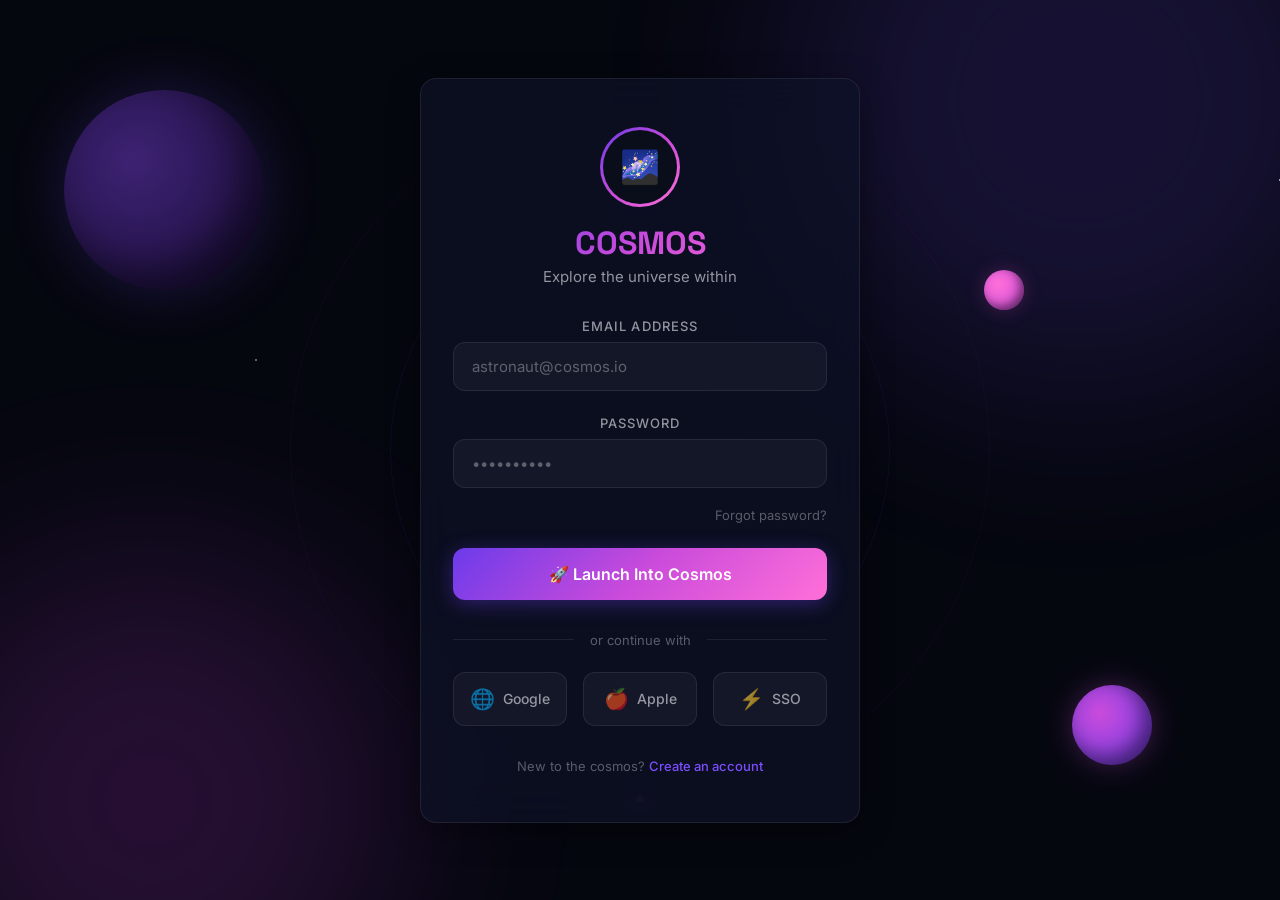
<file: index.html>
<!DOCTYPE html>
<html lang="en">
<head>
  <meta charset="UTF-8">
  <meta name="viewport" content="width=device-width, initial-scale=1.0">
  <title>Cosmos — Login</title>
  <link rel="stylesheet" href="styles.css">
  <style>
    .login-page {
      display: flex;
      align-items: center;
      justify-content: center;
      min-height: 100vh;
      padding: var(--space-lg);
    }

    .login-card {
      width: 100%;
      max-width: 440px;
      padding: var(--space-2xl) var(--space-xl);
      text-align: center;
      animation: fadeInUp 0.8s var(--ease-smooth) forwards;
    }

    .login-logo {
      margin-bottom: var(--space-xl);
    }

    .login-logo .cosmos-ring {
      width: 80px;
      height: 80px;
      margin: 0 auto var(--space-md);
      border-radius: 50%;
      background: var(--gradient-cosmic);
      padding: 3px;
      animation: spin-slow 12s linear infinite;
    }

    .login-logo .cosmos-ring-inner {
      width: 100%;
      height: 100%;
      border-radius: 50%;
      background: var(--bg-deep);
      display: flex;
      align-items: center;
      justify-content: center;
      font-size: 2rem;
    }

    @keyframes spin-slow {
      from { transform: rotate(0deg); }
      to { transform: rotate(360deg); }
    }

    .login-logo h1 {
      font-family: var(--font-display);
      font-size: 2rem;
      font-weight: 700;
      background: var(--gradient-cosmic);
      -webkit-background-clip: text;
      -webkit-text-fill-color: transparent;
      background-clip: text;
      margin-bottom: var(--space-xs);
    }

    .login-logo p {
      color: var(--text-secondary);
      font-size: 0.9375rem;
    }

    .login-form {
      display: flex;
      flex-direction: column;
      gap: var(--space-lg);
      margin-bottom: var(--space-xl);
    }

    .login-form .btn-cosmic {
      width: 100%;
      padding: 16px;
      font-size: 1rem;
    }

    .login-divider {
      display: flex;
      align-items: center;
      gap: var(--space-md);
      margin: var(--space-lg) 0;
      color: var(--text-muted);
      font-size: 0.8125rem;
    }

    .login-divider::before, .login-divider::after {
      content: '';
      flex: 1;
      height: 1px;
      background: var(--glass-border);
    }

    .social-logins {
      display: flex;
      gap: var(--space-md);
    }

    .social-btn {
      flex: 1;
      display: flex;
      align-items: center;
      justify-content: center;
      gap: var(--space-sm);
      padding: 14px;
      background: var(--glass-bg);
      border: 1px solid var(--glass-border);
      border-radius: var(--radius-md);
      color: var(--text-secondary);
      font-size: 0.875rem;
      font-weight: 500;
      cursor: pointer;
      transition: all var(--duration-normal) var(--ease-smooth);
      font-family: var(--font-body);
    }

    .social-btn:hover {
      background: rgba(255,255,255, 0.08);
      color: var(--text-primary);
      border-color: rgba(255, 255, 255, 0.15);
    }

    .social-btn .social-icon {
      font-size: 1.25rem;
    }

    .login-footer {
      margin-top: var(--space-xl);
      font-size: 0.8125rem;
      color: var(--text-muted);
    }

    .login-footer a {
      color: var(--accent-purple);
      font-weight: 500;
    }

    .login-footer a:hover {
      color: var(--accent-pink);
    }

    /* Floating planets */
    .planet {
      position: fixed;
      border-radius: 50%;
      z-index: 0;
      pointer-events: none;
    }

    .planet-1 {
      width: 200px;
      height: 200px;
      background: radial-gradient(circle at 35% 35%, #3d2272, #1a0d3a);
      top: 10%;
      left: 5%;
      box-shadow: inset -20px -20px 40px rgba(0,0,0,0.5), 0 0 60px rgba(124,77,255,0.2);
      animation: float-planet 15s ease-in-out infinite alternate;
    }

    .planet-2 {
      width: 80px;
      height: 80px;
      background: radial-gradient(circle at 35% 35%, #c94bdb, #6c3bea);
      bottom: 15%;
      right: 10%;
      box-shadow: inset -8px -8px 20px rgba(0,0,0,0.5), 0 0 30px rgba(201,75,219,0.3);
      animation: float-planet 10s ease-in-out infinite alternate-reverse;
    }

    .planet-3 {
      width: 40px;
      height: 40px;
      background: radial-gradient(circle at 35% 35%, #ff6fd8, #c94bdb);
      top: 30%;
      right: 20%;
      box-shadow: inset -4px -4px 10px rgba(0,0,0,0.5), 0 0 20px rgba(255,111,216,0.2);
      animation: float-planet 8s ease-in-out infinite alternate;
    }

    @keyframes float-planet {
      0% { transform: translate(0, 0); }
      100% { transform: translate(20px, -30px); }
    }

    /* Orbit ring */
    .orbit-ring {
      position: fixed;
      width: 500px;
      height: 500px;
      border: 1px solid rgba(124, 77, 255, 0.08);
      border-radius: 50%;
      top: 50%;
      left: 50%;
      transform: translate(-50%, -50%);
      pointer-events: none;
      z-index: 0;
      animation: spin-slow 60s linear infinite;
    }

    .orbit-ring::after {
      content: '';
      position: absolute;
      width: 8px;
      height: 8px;
      background: var(--accent-purple);
      border-radius: 50%;
      top: -4px;
      left: 50%;
      transform: translateX(-50%);
      box-shadow: 0 0 20px var(--accent-purple);
    }

    .orbit-ring-2 {
      width: 700px;
      height: 700px;
      border-color: rgba(201, 75, 219, 0.05);
      animation-duration: 90s;
      animation-direction: reverse;
    }

    .orbit-ring-2::after {
      background: var(--accent-pink);
      box-shadow: 0 0 20px var(--accent-pink);
      width: 6px;
      height: 6px;
      top: auto;
      bottom: -3px;
    }

    .forgot-link {
      text-align: right;
      margin-top: -8px;
    }

    .forgot-link a {
      font-size: 0.8125rem;
      color: var(--text-muted);
    }

    .forgot-link a:hover {
      color: var(--accent-purple);
    }
  </style>
</head>
<body>
  <!-- Starfield -->
  <div class="starfield">
    <div class="stars-layer stars-1"></div>
    <div class="stars-layer stars-2"></div>
    <div class="stars-layer stars-3"></div>
  </div>

  <!-- Nebula Glows -->
  <div class="nebula-glow purple"></div>
  <div class="nebula-glow pink"></div>

  <!-- Planets -->
  <div class="planet planet-1"></div>
  <div class="planet planet-2"></div>
  <div class="planet planet-3"></div>

  <!-- Orbit Rings -->
  <div class="orbit-ring"></div>
  <div class="orbit-ring orbit-ring-2"></div>

  <!-- Login Page -->
  <div class="page-container login-page">
    <div class="glass-card login-card">
      <div class="login-logo">
        <div class="cosmos-ring">
          <div class="cosmos-ring-inner">🌌</div>
        </div>
        <h1>COSMOS</h1>
        <p>Explore the universe within</p>
      </div>

      <form class="login-form" onsubmit="event.preventDefault(); window.location.href='dashboard.html'">
        <div class="input-group">
          <label class="input-label" for="email">Email Address</label>
          <input class="input-field" type="email" id="email" placeholder="astronaut@cosmos.io">
        </div>

        <div class="input-group">
          <label class="input-label" for="password">Password</label>
          <input class="input-field" type="password" id="password" placeholder="••••••••••">
        </div>

        <div class="forgot-link">
          <a href="#">Forgot password?</a>
        </div>

        <button type="submit" class="btn btn-cosmic">
          🚀 Launch Into Cosmos
        </button>
      </form>

      <div class="login-divider">or continue with</div>

      <div class="social-logins">
        <button class="social-btn">
          <span class="social-icon">🌐</span> Google
        </button>
        <button class="social-btn">
          <span class="social-icon">🍎</span> Apple
        </button>
        <button class="social-btn">
          <span class="social-icon">⚡</span> SSO
        </button>
      </div>

      <div class="login-footer">
        New to the cosmos? <a href="#">Create an account</a>
      </div>
    </div>
  </div>
</body>
</html>
</file>
<file: styles.css>
/* ========================================
   COSMOS APP — Design System
   ======================================== */

@import url('https://fonts.googleapis.com/css2?family=Inter:wght@300;400;500;600;700;800&family=Space+Grotesk:wght@400;500;600;700&display=swap');

/* --- CSS Variables --- */
:root {
  /* Core Palette */
  --bg-void: #05070f;
  --bg-deep: #0a0e1a;
  --bg-surface: #0f1328;
  --bg-card: rgba(15, 19, 40, 0.65);
  --bg-card-hover: rgba(25, 30, 60, 0.75);

  /* Accent Gradients */
  --gradient-cosmic: linear-gradient(135deg, #6c3bea 0%, #c94bdb 50%, #ff6fd8 100%);
  --gradient-aurora: linear-gradient(135deg, #00d2ff 0%, #7b2ff7 50%, #c94bdb 100%);
  --gradient-nebula: linear-gradient(135deg, #ff6fd8 0%, #ff9a56 100%);
  --gradient-solar: linear-gradient(135deg, #f7971e 0%, #ffd200 100%);
  --gradient-ocean: linear-gradient(135deg, #0acffe 0%, #495aff 100%);

  /* Text */
  --text-primary: #f0eef6;
  --text-secondary: rgba(240, 238, 246, 0.6);
  --text-muted: rgba(240, 238, 246, 0.35);

  /* Accent Colors */
  --accent-purple: #7c4dff;
  --accent-pink: #e040fb;
  --accent-blue: #448aff;
  --accent-cyan: #18ffff;
  --accent-green: #69f0ae;
  --accent-orange: #ffab40;
  --accent-red: #ff5252;

  /* Glass */
  --glass-bg: rgba(255, 255, 255, 0.04);
  --glass-border: rgba(255, 255, 255, 0.08);
  --glass-shadow: 0 8px 32px rgba(0, 0, 0, 0.4);

  /* Spacing */
  --space-xs: 4px;
  --space-sm: 8px;
  --space-md: 16px;
  --space-lg: 24px;
  --space-xl: 32px;
  --space-2xl: 48px;
  --space-3xl: 64px;

  /* Border Radius */
  --radius-sm: 8px;
  --radius-md: 12px;
  --radius-lg: 16px;
  --radius-xl: 24px;
  --radius-full: 9999px;

  /* Typography */
  --font-display: 'Space Grotesk', sans-serif;
  --font-body: 'Inter', sans-serif;

  /* Transitions */
  --ease-smooth: cubic-bezier(0.4, 0, 0.2, 1);
  --duration-fast: 150ms;
  --duration-normal: 300ms;
  --duration-slow: 500ms;
}

/* --- Reset & Base --- */
*, *::before, *::after {
  margin: 0;
  padding: 0;
  box-sizing: border-box;
}

html {
  font-size: 16px;
  -webkit-font-smoothing: antialiased;
  -moz-osx-font-smoothing: grayscale;
}

body {
  font-family: var(--font-body);
  background: var(--bg-void);
  color: var(--text-primary);
  min-height: 100vh;
  overflow-x: hidden;
  position: relative;
}

a {
  color: var(--accent-blue);
  text-decoration: none;
  transition: color var(--duration-fast) var(--ease-smooth);
}

a:hover {
  color: var(--accent-cyan);
}

/* --- Animated Starfield Background --- */
.starfield {
  position: fixed;
  top: 0;
  left: 0;
  width: 100%;
  height: 100%;
  z-index: 0;
  pointer-events: none;
  overflow: hidden;
}

.starfield .stars-layer {
  position: absolute;
  top: 0;
  left: 0;
  width: 200%;
  height: 200%;
  background-image:
    radial-gradient(1px 1px at 10% 20%, rgba(255,255,255,0.8), transparent),
    radial-gradient(1px 1px at 30% 60%, rgba(255,255,255,0.6), transparent),
    radial-gradient(1.5px 1.5px at 50% 10%, rgba(255,255,255,0.9), transparent),
    radial-gradient(1px 1px at 70% 40%, rgba(255,255,255,0.5), transparent),
    radial-gradient(1px 1px at 90% 80%, rgba(255,255,255,0.7), transparent),
    radial-gradient(1.5px 1.5px at 15% 90%, rgba(255,255,255,0.6), transparent),
    radial-gradient(1px 1px at 45% 75%, rgba(255,255,255,0.8), transparent),
    radial-gradient(1px 1px at 80% 15%, rgba(255,255,255,0.5), transparent),
    radial-gradient(2px 2px at 65% 50%, rgba(255,255,255,0.9), transparent),
    radial-gradient(1px 1px at 25% 35%, rgba(255,255,255,0.4), transparent);
}

.starfield .stars-1 {
  animation: drift 80s linear infinite;
}

.starfield .stars-2 {
  animation: drift 120s linear infinite reverse;
  opacity: 0.5;
}

.starfield .stars-3 {
  animation: drift 160s linear infinite;
  opacity: 0.3;
}

@keyframes drift {
  from { transform: translate(0, 0); }
  to { transform: translate(-50%, -50%); }
}

/* Nebula glow overlays */
.nebula-glow {
  position: fixed;
  border-radius: 50%;
  filter: blur(100px);
  opacity: 0.15;
  pointer-events: none;
  z-index: 0;
}

.nebula-glow.purple {
  width: 600px;
  height: 600px;
  background: var(--accent-purple);
  top: -200px;
  right: -100px;
  animation: float-slow 20s ease-in-out infinite alternate;
}

.nebula-glow.pink {
  width: 500px;
  height: 500px;
  background: var(--accent-pink);
  bottom: -150px;
  left: -100px;
  animation: float-slow 25s ease-in-out infinite alternate-reverse;
}

.nebula-glow.blue {
  width: 400px;
  height: 400px;
  background: var(--accent-blue);
  top: 50%;
  left: 50%;
  transform: translate(-50%, -50%);
  animation: float-slow 30s ease-in-out infinite alternate;
}

@keyframes float-slow {
  0% { transform: translate(0, 0) scale(1); }
  50% { transform: translate(30px, -20px) scale(1.1); }
  100% { transform: translate(-20px, 30px) scale(0.95); }
}

/* --- Glass Card --- */
.glass-card {
  background: var(--bg-card);
  backdrop-filter: blur(20px);
  -webkit-backdrop-filter: blur(20px);
  border: 1px solid var(--glass-border);
  border-radius: var(--radius-lg);
  box-shadow: var(--glass-shadow);
  transition: all var(--duration-normal) var(--ease-smooth);
}

.glass-card:hover {
  background: var(--bg-card-hover);
  border-color: rgba(255, 255, 255, 0.12);
  transform: translateY(-2px);
  box-shadow: 0 12px 40px rgba(0, 0, 0, 0.5);
}

/* --- Buttons --- */
.btn {
  display: inline-flex;
  align-items: center;
  justify-content: center;
  gap: var(--space-sm);
  padding: 12px 28px;
  font-family: var(--font-body);
  font-size: 0.9375rem;
  font-weight: 600;
  border: none;
  border-radius: var(--radius-md);
  cursor: pointer;
  transition: all var(--duration-normal) var(--ease-smooth);
  position: relative;
  overflow: hidden;
}

.btn-cosmic {
  background: var(--gradient-cosmic);
  color: white;
  box-shadow: 0 4px 20px rgba(108, 59, 234, 0.4);
}

.btn-cosmic:hover {
  transform: translateY(-2px);
  box-shadow: 0 8px 30px rgba(108, 59, 234, 0.6);
}

.btn-cosmic::after {
  content: '';
  position: absolute;
  top: -50%;
  left: -50%;
  width: 200%;
  height: 200%;
  background: linear-gradient(45deg, transparent 30%, rgba(255,255,255,0.1) 50%, transparent 70%);
  transform: rotate(45deg) translateX(-100%);
  transition: transform 0.6s;
}

.btn-cosmic:hover::after {
  transform: rotate(45deg) translateX(100%);
}

.btn-ghost {
  background: var(--glass-bg);
  color: var(--text-primary);
  border: 1px solid var(--glass-border);
}

.btn-ghost:hover {
  background: rgba(255, 255, 255, 0.08);
  border-color: rgba(255, 255, 255, 0.15);
}

/* --- Inputs --- */
.input-field {
  width: 100%;
  padding: 14px 18px;
  background: rgba(255, 255, 255, 0.04);
  border: 1px solid rgba(255, 255, 255, 0.08);
  border-radius: var(--radius-md);
  outline: none;
  color: var(--text-primary);
  font-family: var(--font-body);
  font-size: 0.9375rem;
  transition: all var(--duration-normal) var(--ease-smooth);
}

.input-field::placeholder {
  color: var(--text-muted);
}

.input-field:focus {
  border-color: var(--accent-purple);
  box-shadow: 0 0 0 3px rgba(124, 77, 255, 0.15);
  background: rgba(255, 255, 255, 0.06);
}

.input-group {
  display: flex;
  flex-direction: column;
  gap: var(--space-sm);
}

.input-label {
  font-size: 0.8125rem;
  font-weight: 500;
  color: var(--text-secondary);
  text-transform: uppercase;
  letter-spacing: 0.08em;
}

/* --- Page Container --- */
.page-container {
  position: relative;
  z-index: 1;
  min-height: 100vh;
}

/* --- Sidebar --- */
.sidebar {
  position: fixed;
  left: 0;
  top: 0;
  width: 260px;
  height: 100vh;
  background: rgba(10, 14, 26, 0.9);
  backdrop-filter: blur(20px);
  border-right: 1px solid var(--glass-border);
  padding: var(--space-lg);
  display: flex;
  flex-direction: column;
  z-index: 10;
}

.sidebar .logo {
  display: flex;
  align-items: center;
  gap: var(--space-md);
  padding: var(--space-md) 0;
  margin-bottom: var(--space-xl);
}

.sidebar .logo-icon {
  width: 40px;
  height: 40px;
  background: var(--gradient-cosmic);
  border-radius: var(--radius-md);
  display: flex;
  align-items: center;
  justify-content: center;
  font-size: 1.25rem;
}

.sidebar .logo-text {
  font-family: var(--font-display);
  font-size: 1.25rem;
  font-weight: 700;
  background: var(--gradient-cosmic);
  -webkit-background-clip: text;
  -webkit-text-fill-color: transparent;
  background-clip: text;
}

.sidebar nav {
  display: flex;
  flex-direction: column;
  gap: var(--space-xs);
  flex: 1;
}

.nav-item {
  display: flex;
  align-items: center;
  gap: var(--space-md);
  padding: 12px 16px;
  border-radius: var(--radius-md);
  color: var(--text-secondary);
  font-size: 0.9375rem;
  font-weight: 500;
  transition: all var(--duration-fast) var(--ease-smooth);
  cursor: pointer;
  text-decoration: none;
}

.nav-item:hover {
  background: rgba(255, 255, 255, 0.06);
  color: var(--text-primary);
}

.nav-item.active {
  background: rgba(124, 77, 255, 0.15);
  color: var(--accent-purple);
}

.nav-item .nav-icon {
  font-size: 1.25rem;
  width: 24px;
  text-align: center;
}

/* --- Main Content Area (with sidebar) --- */
.main-content {
  margin-left: 260px;
  padding: var(--space-xl) var(--space-2xl);
  min-height: 100vh;
}

/* --- Page Header --- */
.page-header {
  display: flex;
  align-items: center;
  justify-content: space-between;
  margin-bottom: var(--space-2xl);
}

.page-title {
  font-family: var(--font-display);
  font-size: 2rem;
  font-weight: 700;
  letter-spacing: -0.02em;
}

.page-subtitle {
  font-size: 0.9375rem;
  color: var(--text-secondary);
  margin-top: var(--space-xs);
}

/* --- Stat Cards --- */
.stats-grid {
  display: grid;
  grid-template-columns: repeat(auto-fit, minmax(220px, 1fr));
  gap: var(--space-lg);
  margin-bottom: var(--space-2xl);
}

.stat-card {
  padding: var(--space-lg);
}

.stat-card .stat-icon {
  width: 48px;
  height: 48px;
  border-radius: var(--radius-md);
  display: flex;
  align-items: center;
  justify-content: center;
  font-size: 1.5rem;
  margin-bottom: var(--space-md);
}

.stat-card .stat-value {
  font-family: var(--font-display);
  font-size: 2rem;
  font-weight: 700;
  margin-bottom: var(--space-xs);
}

.stat-card .stat-label {
  font-size: 0.8125rem;
  color: var(--text-secondary);
  text-transform: uppercase;
  letter-spacing: 0.08em;
}

.stat-card .stat-change {
  display: inline-flex;
  align-items: center;
  gap: 4px;
  font-size: 0.75rem;
  font-weight: 600;
  margin-top: var(--space-sm);
  padding: 2px 8px;
  border-radius: var(--radius-full);
}

.stat-change.up {
  color: var(--accent-green);
  background: rgba(105, 240, 174, 0.1);
}

.stat-change.down {
  color: var(--accent-red);
  background: rgba(255, 82, 82, 0.1);
}

/* --- Grid Layouts --- */
.grid-2 {
  display: grid;
  grid-template-columns: 1fr 1fr;
  gap: var(--space-lg);
}

.grid-3 {
  display: grid;
  grid-template-columns: repeat(3, 1fr);
  gap: var(--space-lg);
}

.grid-4 {
  display: grid;
  grid-template-columns: repeat(auto-fill, minmax(260px, 1fr));
  gap: var(--space-lg);
}

/* --- Tags / Chips --- */
.tag {
  display: inline-flex;
  align-items: center;
  padding: 4px 12px;
  border-radius: var(--radius-full);
  font-size: 0.75rem;
  font-weight: 600;
  background: rgba(124, 77, 255, 0.15);
  color: var(--accent-purple);
}

.tag.pink { background: rgba(224, 64, 251, 0.15); color: var(--accent-pink); }
.tag.blue { background: rgba(68, 138, 255, 0.15); color: var(--accent-blue); }
.tag.cyan { background: rgba(24, 255, 255, 0.15); color: var(--accent-cyan); }
.tag.green { background: rgba(105, 240, 174, 0.15); color: var(--accent-green); }
.tag.orange { background: rgba(255, 171, 64, 0.15); color: var(--accent-orange); }

/* --- Toggle Switch --- */
.toggle {
  position: relative;
  width: 48px;
  height: 26px;
  cursor: pointer;
}

.toggle input {
  opacity: 0;
  width: 0;
  height: 0;
}

.toggle .slider {
  position: absolute;
  top: 0;
  left: 0;
  right: 0;
  bottom: 0;
  background: rgba(255, 255, 255, 0.1);
  border-radius: var(--radius-full);
  transition: all var(--duration-normal) var(--ease-smooth);
}

.toggle .slider::before {
  content: '';
  position: absolute;
  width: 20px;
  height: 20px;
  border-radius: 50%;
  background: var(--text-primary);
  top: 3px;
  left: 3px;
  transition: all var(--duration-normal) var(--ease-smooth);
}

.toggle input:checked + .slider {
  background: var(--accent-purple);
}

.toggle input:checked + .slider::before {
  transform: translateX(22px);
}

/* --- Scrollbar --- */
::-webkit-scrollbar {
  width: 6px;
}

::-webkit-scrollbar-track {
  background: transparent;
}

::-webkit-scrollbar-thumb {
  background: rgba(255, 255, 255, 0.1);
  border-radius: 3px;
}

::-webkit-scrollbar-thumb:hover {
  background: rgba(255, 255, 255, 0.2);
}

/* --- Utility: Fade In Animation --- */
@keyframes fadeInUp {
  from {
    opacity: 0;
    transform: translateY(20px);
  }
  to {
    opacity: 1;
    transform: translateY(0);
  }
}

.animate-in {
  animation: fadeInUp 0.6s var(--ease-smooth) forwards;
  opacity: 0;
}

.animate-in:nth-child(1) { animation-delay: 0.05s; }
.animate-in:nth-child(2) { animation-delay: 0.1s; }
.animate-in:nth-child(3) { animation-delay: 0.15s; }
.animate-in:nth-child(4) { animation-delay: 0.2s; }
.animate-in:nth-child(5) { animation-delay: 0.25s; }
.animate-in:nth-child(6) { animation-delay: 0.3s; }

/* --- Progress Ring --- */
.progress-ring {
  position: relative;
  width: 120px;
  height: 120px;
}

.progress-ring svg {
  transform: rotate(-90deg);
}

.progress-ring circle {
  fill: none;
  stroke-width: 6;
  stroke-linecap: round;
}

.progress-ring .bg-ring {
  stroke: rgba(255, 255, 255, 0.06);
}

.progress-ring .progress {
  stroke-dasharray: 339.292;
  transition: stroke-dashoffset 1.5s var(--ease-smooth);
}

.progress-ring .ring-label {
  position: absolute;
  top: 50%;
  left: 50%;
  transform: translate(-50%, -50%);
  text-align: center;
}

.progress-ring .ring-value {
  font-family: var(--font-display);
  font-size: 1.5rem;
  font-weight: 700;
}

.progress-ring .ring-text {
  font-size: 0.6875rem;
  color: var(--text-secondary);
}

/* --- Search Bar --- */
.search-bar {
  display: flex;
  align-items: center;
  gap: var(--space-md);
  padding: 12px 20px;
  background: var(--glass-bg);
  border: 1px solid var(--glass-border);
  border-radius: var(--radius-xl);
  max-width: 400px;
}

.search-bar input {
  flex: 1;
  background: none;
  border: none;
  outline: none;
  color: var(--text-primary);
  font-family: var(--font-body);
  font-size: 0.9375rem;
}

.search-bar input::placeholder {
  color: var(--text-muted);
}

.search-bar .search-icon {
  color: var(--text-muted);
  font-size: 1.125rem;
}

/* --- Avatar --- */
.avatar {
  width: 44px;
  height: 44px;
  border-radius: 50%;
  background: var(--gradient-cosmic);
  display: flex;
  align-items: center;
  justify-content: center;
  font-weight: 700;
  font-size: 1rem;
}

.avatar-lg {
  width: 100px;
  height: 100px;
  font-size: 2.5rem;
}

.avatar-ring {
  padding: 3px;
  border-radius: 50%;
  background: var(--gradient-cosmic);
}

.avatar-ring .avatar {
  background: var(--bg-deep);
  border: 3px solid var(--bg-deep);
}

/* --- Badges --- */
.badge {
  display: inline-flex;
  align-items: center;
  justify-content: center;
  width: 60px;
  height: 60px;
  border-radius: var(--radius-md);
  font-size: 1.75rem;
  position: relative;
}

.badge::after {
  content: '';
  position: absolute;
  inset: 0;
  border-radius: inherit;
  border: 1px solid rgba(255, 255, 255, 0.1);
}

/* --- Section Titles --- */
.section-title {
  font-family: var(--font-display);
  font-size: 1.125rem;
  font-weight: 600;
  margin-bottom: var(--space-lg);
  display: flex;
  align-items: center;
  gap: var(--space-sm);
}

/* --- Divider --- */
.divider {
  height: 1px;
  background: var(--glass-border);
  margin: var(--space-lg) 0;
}

/* ---- Select ---- */
.select-field {
  width: 100%;
  padding: 14px 18px;
  background: rgba(255, 255, 255, 0.04);
  border: 1px solid rgba(255, 255, 255, 0.08);
  border-radius: var(--radius-md);
  outline: none;
  color: var(--text-primary);
  font-family: var(--font-body);
  font-size: 0.9375rem;
  appearance: none;
  cursor: pointer;
  transition: all var(--duration-normal) var(--ease-smooth);
}

.select-field:focus {
  border-color: var(--accent-purple);
  box-shadow: 0 0 0 3px rgba(124, 77, 255, 0.15);
}

.select-field option {
  background: var(--bg-deep);
  color: var(--text-primary);
}
</file>
